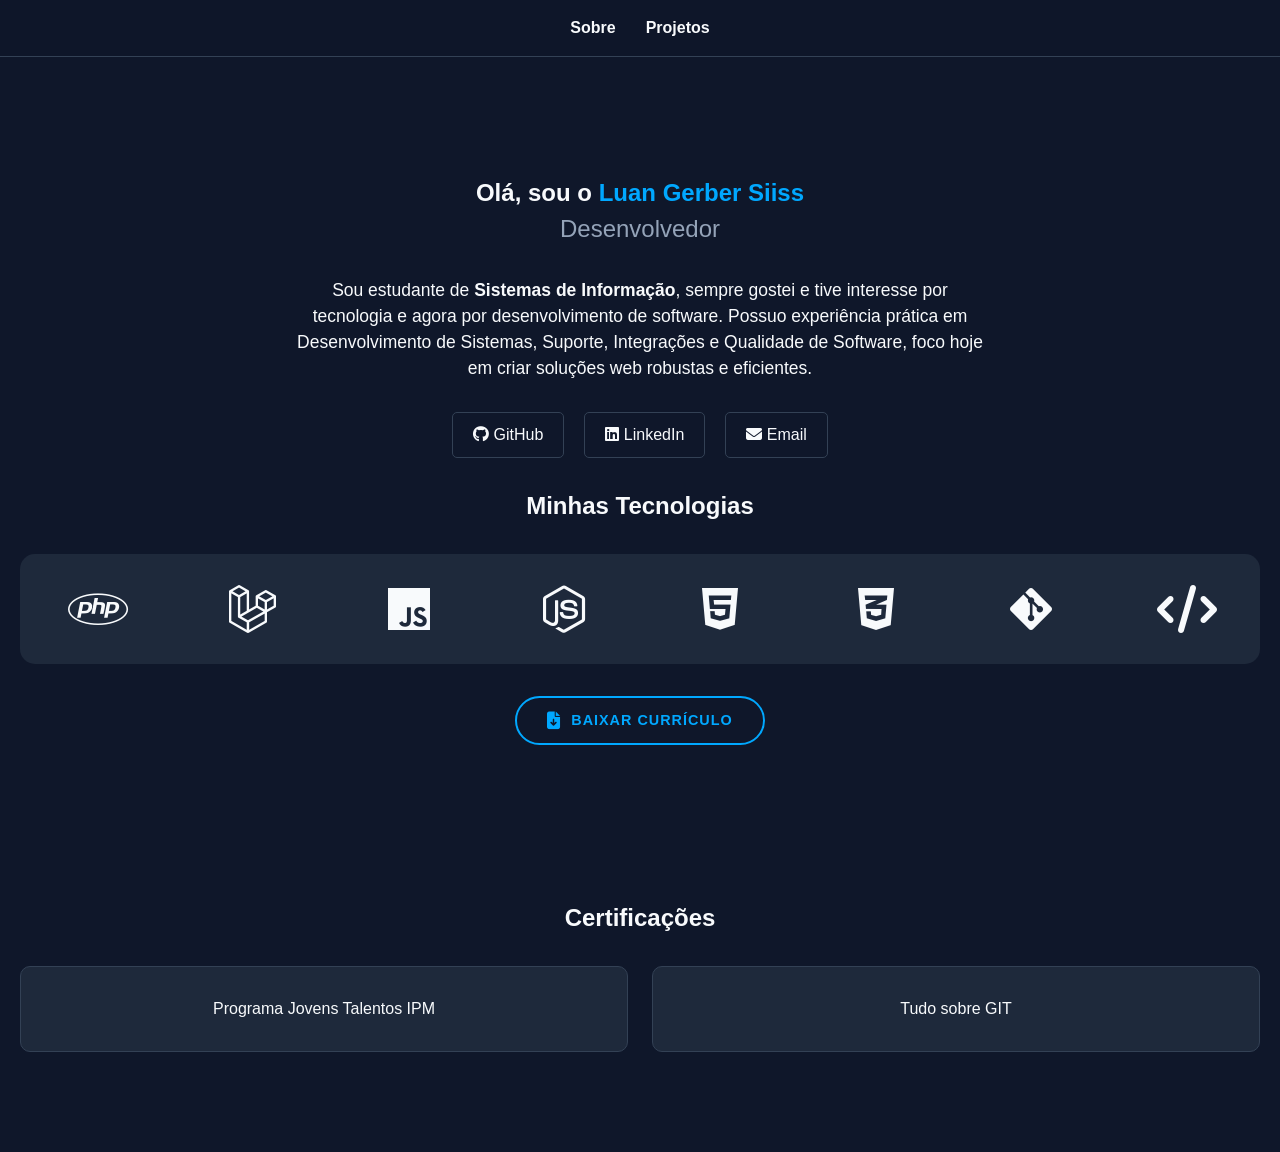
<file: index.html>
<!DOCTYPE html>
<html lang="pt-br">
<head>
    <meta charset="UTF-8">
    <meta name="viewport" content="width=device-width, initial-scale=1.0">
    <title>Luan Gerber Siiss - Portfólio </title>
    <link rel="stylesheet" href="css/index-styles.css">
    <link rel="stylesheet" href="https://cdnjs.cloudflare.com/ajax/libs/font-awesome/6.4.0/css/all.min.css">
</head>
<body>
    <header class="menu">
        <nav>
            <ul>
                <li><a href="index.html">Sobre</a></li>
                <li><a href="projetos.html">Projetos</a></li>
            </ul>
        </nav>
    </header>
    <main class="container">
        <section class="introducao">
            <div class="apresentacao">
                <h1>Olá, sou o <span>Luan Gerber Siiss</span></h1>
                <p class="cargo">Desenvolvedor</p>
            </div>
            <p class="sobre-mim">
                Sou estudante de <strong>Sistemas de Informação</strong>, sempre gostei e tive interesse por tecnologia e agora por desenvolvimento de software.
                Possuo experiência prática em Desenvolvimento de Sistemas, Suporte, Integrações e Qualidade de Software, foco hoje em criar soluções web robustas e eficientes.
            </p>
            <section class="contato">
                <div class="links">
                    <a href="https://github.com/LuanGSiiss" target="_blank"><i class="fab fa-github"></i> GitHub</a>
                    <a href="https://www.linkedin.com/in/luan-gerber-siiss-37b783237" target="_blank"><i class="fab fa-linkedin"></i> LinkedIn</a>
                    <a href="mailto:luangerber666@gmail.com"><i class="fas fa-envelope"></i> Email</a>
                </div>
            </section>
            <div class="tecnologias-secao">
                <h2>Minhas Tecnologias</h2>
                <div class="slider">
                    <div class="slide-seguir">
                        <div class="slide" data-name="PHP"><i class="fab fa-php"></i></div>
                        <div class="slide" data-name="Laravel"><i class="fab fa-laravel"></i></div>
                        <div class="slide" data-name="JavaScript"><i class="fab fa-js"></i></div>
                        <div class="slide" data-name="Node.js"><i class="fab fa-node-js"></i></div>
                        <div class="slide" data-name="HTML5"><i class="fab fa-html5"></i></div>
                        <div class="slide" data-name="CSS3"><i class="fab fa-css3-alt"></i></div>
                        <div class="slide" data-name="Git"><i class="fab fa-git-alt"></i></div>
                        <div class="slide" data-name="SQL"><i class="fa-solid fa-code"></i></div>
                        <div class="slide" data-name="PostgreSQL"><i class="fa-solid fa-database"></i></div>
                        <div class="slide" data-name="PHP"><i class="fab fa-php"></i></div>
                        <div class="slide" data-name="Laravel"><i class="fab fa-laravel"></i></div>
                        <div class="slide" data-name="JavaScript"><i class="fab fa-js"></i></div>
                        <div class="slide" data-name="Node.js"><i class="fab fa-node-js"></i></div>
                        <div class="slide" data-name="HTML5"><i class="fab fa-html5"></i></div>
                        <div class="slide" data-name="CSS3"><i class="fab fa-css3-alt"></i></div>
                        <div class="slide" data-name="Git"><i class="fab fa-git-alt"></i></div>
                        <div class="slide" data-name="SQL"><i class="fa-solid fa-code"></i></div>
                        <div class="slide" data-name="PostgreSQL"><i class="fa-solid fa-database"></i></div>
                    </div>
                </div>
            </div>
            
            <div class="acoes-principais">
                <a href="documentos/Currículo-Luan-Gerber-Siiss.pdf" download="Curriculo_Luan_Gerber_Siiss.pdf" class="botao-cv" target="_blank"><i class="fas fa-file-download"></i> Baixar Currículo</a>
            </div>
        </section>
        <section class="certificados">
            <h2>Certificações</h2>
            <div class="card-grid">
                <div class="card">Programa Jovens Talentos IPM</div>
                <div class="card">Tudo sobre GIT</div>
            </div>
        </section>
    </main>
</body>
</html>
</file>
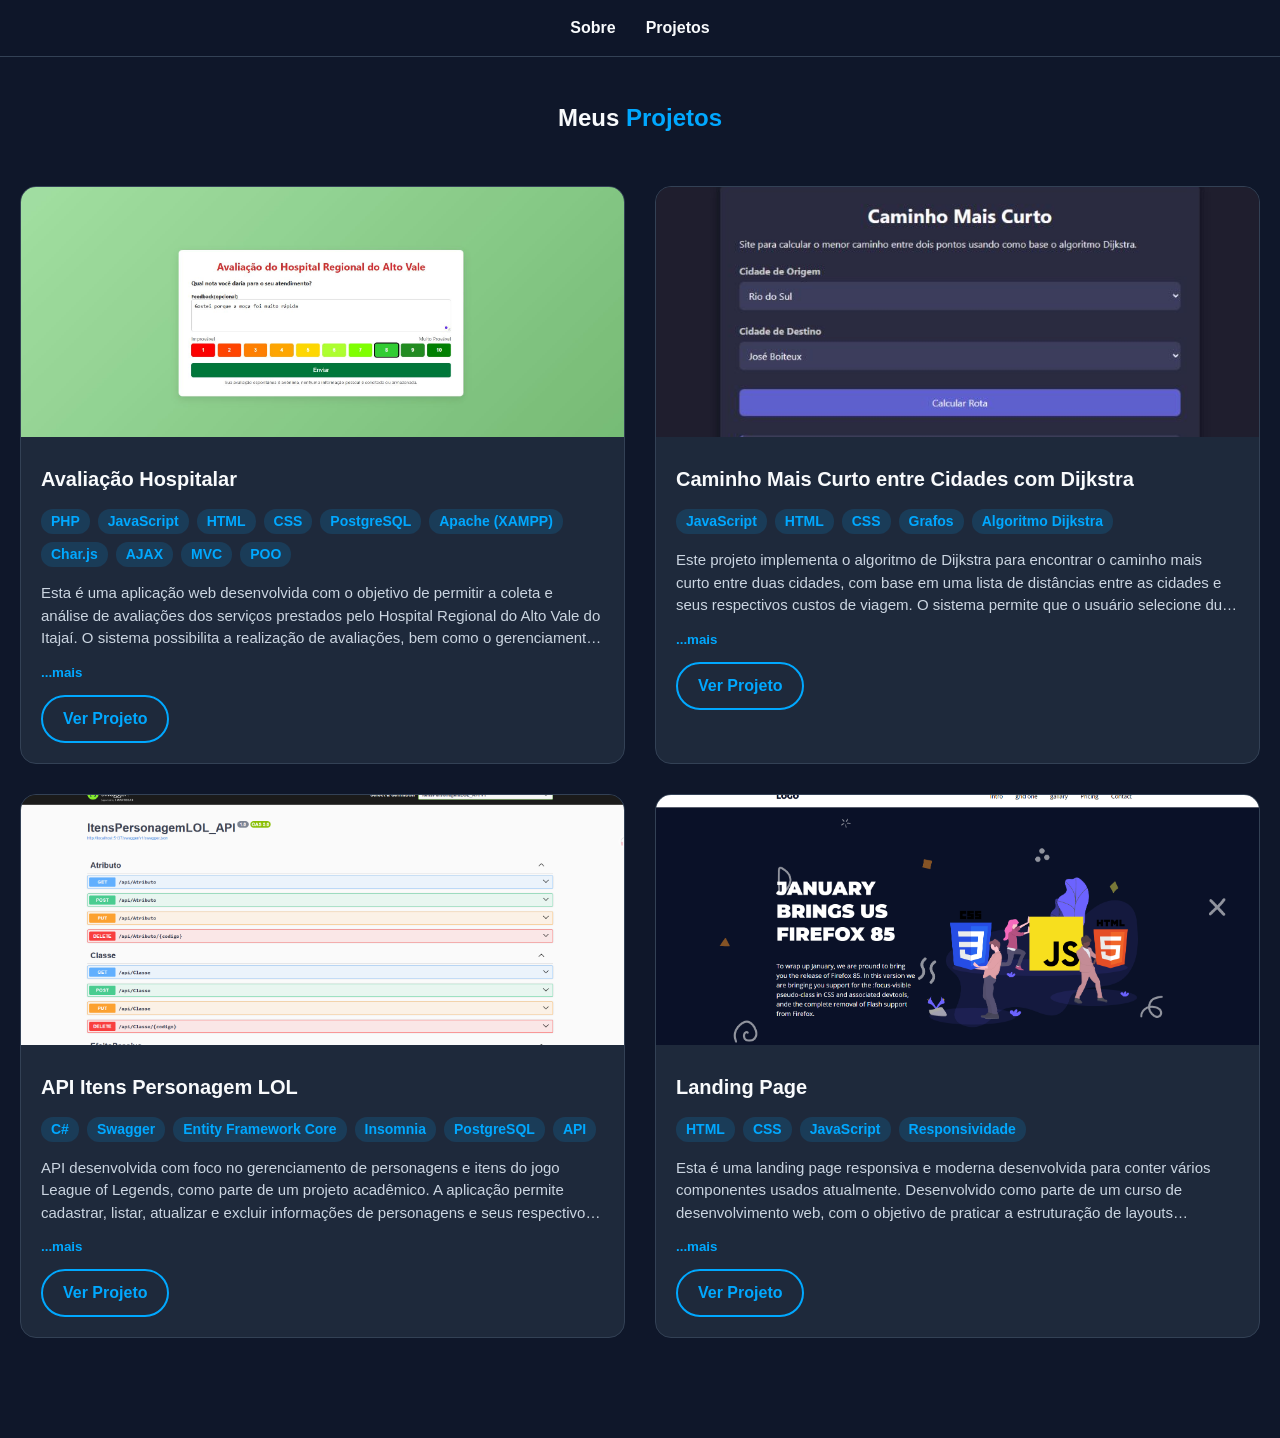
<file: projetos.html>
<!DOCTYPE html>
<html lang="pt-br">
<head>
    <meta charset="UTF-8">
    <meta name="viewport" content="width=device-width, initial-scale=1.0">
    <title>Luan Gerber Siiss - Projetos</title>
    <link rel="stylesheet" href="css/index-styles.css">
    <link rel="stylesheet" href="css/projetos-styles.css">
    <script src="js/projetos.js" defer></script>
</head>
<body>
    <header class="menu">
        <nav>
            <ul>
                <li><a href="index.html">Sobre</a></li>
                <li><a href="projetos.html">Projetos</a></li>
            </ul>
        </nav>
    </header>
    <main class="container">
        <section class="projetos-secao">
            <h1>Meus <span>Projetos</span></h1>

            <div class="grid-projetos">
                <article class="projeto">
                    <div class="projeto-imagem"><img src="img/print-avaliacao-site-hospital.jpg" alt="Sistema de Avaliação Hospitalar"></div>

                    <div class="projeto-conteudo">
                        <h2>Avaliação Hospitalar</h2>
                        <div class="projeto-tags">
                            <span class="tag">PHP</span>
                            <span class="tag">JavaScript</span>
                            <span class="tag">HTML</span>
                            <span class="tag">CSS</span>
                            <span class="tag">PostgreSQL</span>
                            <span class="tag">Apache (XAMPP)</span>
                            <span class="tag">Char.js</span>
                            <span class="tag">AJAX</span>
                            <span class="tag">MVC</span>
                            <span class="tag">POO</span>
                        </div>

                        <p class="projeto-descricao">
                            Esta é uma aplicação web desenvolvida com o objetivo de permitir a coleta e análise de avaliações dos serviços prestados pelo Hospital Regional do Alto Vale do Itajaí. 
                            O sistema possibilita a realização de avaliações, bem como o gerenciamento de perguntas, setores e dispositivos, além de oferecer uma visão mais estratégica por meio de um dashboard com indicadores.<br>
                            Teve como foco o aprendizado prático de PHP, arquitetura MVC e Programação Orientada a Objetos (POO).
                        </p>
                        <button class="botao-mais">...mais</button>
                        <div class="projeto-acessar">
                            <a href="https://github.com/LuanGSiiss/Sistema-Avaliacao-Hospital" target="_blank" class="botao-projeto">Ver Projeto</a>
                        </div>
                    </div>
                </article>
                <article class="projeto">
                    <div class="projeto-imagem"><img src="img/print-site-algoritmo-dijkstra.jpg" alt="Caminho mais curto com Dijkstra"></div>

                    <div class="projeto-conteudo">
                        <h2>Caminho Mais Curto entre Cidades com Dijkstra</h2>

                        <div class="projeto-tags">
                            <span class="tag">JavaScript</span>
                            <span class="tag">HTML</span>
                            <span class="tag">CSS</span>
                            <span class="tag">Grafos</span>
                            <span class="tag">Algoritmo Dijkstra</span>
                        </div>

                        <p class="projeto-descricao">
                            Este projeto implementa o algoritmo de Dijkstra para encontrar o caminho mais curto entre duas cidades, com base em uma lista de distâncias entre as cidades e seus respectivos custos de viagem.
                            O sistema permite que o usuário selecione duas cidades de origem e destino, e, com base nas distâncias entre elas, calcula o caminho mais curto utilizando o algoritmo de Dijkstra. 
                            A interface é baseada em HTML e JavaScript, e o cálculo das rotas é feito de forma eficiente por meio de uma estrutura de dados de grafo.
                        </p>
                        <button class="botao-mais">...mais</button>
                        <div class="projeto-acessar">
                            <a href="https://github.com/LuanGSiiss/Faculdade-program/tree/main/estrutura-de-dados02/grafos%20e%20arvores/algoritmoDijkstra" target="_blank" class="botao-projeto">Ver Projeto</a>
                        </div>
                    </div>
                </article>
                <article class="projeto">
                    <div class="projeto-imagem"><img src="img/print-rodando-api-itens-personagem-lol.png" alt="Sistema de Avaliação Hospitalar"></div>

                    <div class="projeto-conteudo">
                        <h2>API Itens Personagem LOL</h2>
                        <div class="projeto-tags">
                            <span class="tag">C#</span>
                            <span class="tag">Swagger</span>
                            <span class="tag">Entity Framework Core</span>
                            <span class="tag">Insomnia</span>
                            <span class="tag">PostgreSQL</span>
                            <span class="tag">API</span>
                        </div>

                        <p class="projeto-descricao">
                            API desenvolvida com foco no gerenciamento de personagens e itens do jogo League of Legends, como parte de um projeto acadêmico. 
                            A aplicação permite cadastrar, listar, atualizar e excluir informações de personagens e seus respectivos itens, simulando uma estrutura básica de RPG utilizando itens do universo de LoL.
                        </p>
                        <button class="botao-mais">...mais</button>
                        <div class="projeto-acessar">
                            <a href="https://github.com/LuanGSiiss/ItensPersonagemLOL_API" target="_blank" class="botao-projeto">Ver Projeto</a>
                        </div>
                    </div>
                </article>
                <article class="projeto">
                    <div class="projeto-imagem"><img src="img/print-landing-page.png"></div>

                    <div class="projeto-conteudo">
                        <h2>Landing Page</h2>
                        <div class="projeto-tags">
                            <span class="tag">HTML</span>
                            <span class="tag">CSS</span>
                            <span class="tag">JavaScript</span>
                            <span class="tag">Responsividade</span>
                        </div>

                        <p class="projeto-descricao">
                            Esta é uma landing page responsiva e moderna desenvolvida para conter vários componentes usados atualmente.
                            Desenvolvido como parte de um curso de desenvolvimento web, com o objetivo de praticar a estruturação de layouts modernos, estilização avançada com CSS e manipulação básica de formulários com JavaScript.
                        </p>
                        <button class="botao-mais">...mais</button>
                        <div class="projeto-acessar">
                            <a href="https://github.com/LuanGSiiss/landing_page_js" target="_blank" class="botao-projeto">Ver Projeto</a>
                        </div>
                    </div>
                </article>
            </div>
        </section>
    </main>
</body>
</html>
</file>
<file: css/index-styles.css>
* {
    margin: 0;
    padding: 0;
    box-sizing: border-box;
}

body {
    background-color: #0f172a;
    color: #f8fafc;
    font-family: 'Segoe UI', Roboto, sans-serif;
    line-height: 1.5;
}

/* Menu */
.menu {
    position: fixed;
    top: 0;
    width: 100%;
    background: rgba(15, 23, 42, 0.9);
    backdrop-filter: blur(10px);
    z-index: 10;
    padding: 16px 0;
    border-bottom: 1px solid #334155;
}

.menu ul {
    display: flex;
    justify-content: center;
    list-style: none;
    gap: 30px;
}

.menu a {
    text-decoration: none;
    color: #f8fafc;
    font-weight: 600;
    transition: 0.3s;
}

.menu a:hover {
    color: #00a8ff;
}

/* Container Principal*/
.container {
    max-width: 1400px;
    margin: 0 auto;
    padding: 100px 20px;
}

.introducao {
    text-align: center;
    min-height: 80vh;
    display: flex;
    flex-direction: column;
    justify-content: center;
}

h1 span {
    color: #00a8ff;
}

.cargo {
    font-size: 24px;
    color: #94a3b8;
    margin-bottom: 30px;
}

.sobre-mim {
    max-width: 700px;
    margin: 0 auto;
    font-size: 17.5px;
}

/* Contato */
.contato {
    margin: 30px auto;
}

.links {
    display: flex;
    justify-content: center;
    gap: 20px;
}

.links a {
    color: #f8fafc;
    text-decoration: none;
    padding: 10px 20px;
    border: 1px solid #334155;
    border-radius: 5px;
    transition: 0.3s;
}

.links a:hover {
    background: #00a8ff;
    color: #fff;
}

/* Carrossel de Tecnologias */
.tecnologias-secao h2 { 
    margin-bottom: 30px; 
}

.slider {
    background: #1e293b;
    height: 110px;
    margin: auto;
    overflow: hidden;
    position: relative;
    width: 100%;
    border-radius: 15px;
    display: flex;
    align-items: center;
}

.slide-seguir {
    display: flex;
    width: calc(200px * 14); /* Tamanho do item * quantidade total */
    animation: scroll 20s linear infinite;
}

.slide-seguir:hover {
    animation-play-state: paused;
}

.slide {
    width: 200px;
    display: flex;
    flex-direction: column;
    align-items: center;
    justify-content: center;
    font-size: 48px;
    transition: 0.3s;
    position: relative;
}

/* Efeito para mostrar o nome no hover */
.slide::after {
    content: attr(data-name);
    position: absolute;
    top: 95%;
    font-size: 15px;
    opacity: 0;
    transition: 0.3s;
    color: #00a8ff;
}

.slide:hover {
    transform: scale(1.1);
    color: #00a8ff;
}

.slide:hover::after {
    opacity: 1;
}

/* Certificados */
.certificados {
    margin-top: 80px;
    text-align: center;
}

.card-grid {
    display: grid;
    grid-template-columns: repeat(auto-fit, minmax(250px, 1fr));
    gap: 24px;
    margin-top: 30px;
}

.card {
    background: #1e293b;
    padding: 30px;
    border-radius: 10px;
    border: 1px solid #334155;
    transition: 0.3s;
}

.card:hover {
    border-color: #00a8ff;
    transform: translateY(-5px);
}

/* Baixar Curriculo */
.acoes-principais {
    margin-top: 2rem;
    display: flex;
    justify-content: center;
}

.botao-cv {
    display: inline-flex;
    align-items: center;
    gap: 10px;
    padding: 12px 30px;
    background-color: transparent;
    color: #00a8ff;
    border: 2px solid #00a8ff;
    border-radius: 50px; /* Estilo pílula, bem moderno */
    text-decoration: none;
    font-weight: 700;
    text-transform: uppercase;
    font-size: 0.9rem;
    letter-spacing: 1px;
    transition: all 0.3s ease;
}

.botao-cv:hover {
    background-color: #00a8ff;
    color: #0f172a; /* Inverte a cor para o fundo escuro do seu site */
    box-shadow: 0 0 20px rgba(0, 168, 255, 0.4);
    transform: translateY(-3px);
}

.botao-cv i {
    font-size: 1.1rem;
}

@keyframes scroll {
    0% { transform: translateX(0); }
    100% { transform: translateX(calc(-200px * 8)); }
}
</file>
<file: css/projetos-styles.css>
.projetos-secao h1 {
    text-align: center;
    margin-bottom: 50px;
}

.projetos-secao h1 span {
    color: #00a8ff;
}

.grid-projetos {
    display: grid;
    grid-template-columns: repeat(2, 1fr);
    gap: 30px;
}

/* Projeto */
.projeto {
    background: #1e293b;
    border: 1px solid #334155;
    border-radius: 16px;
    overflow: hidden;
    transition: 0.3s ease;
    display: flex;
    flex-direction: column;
}

.projeto:hover {
    border-color: #00a8ff;
    box-shadow: 0 10px 25px rgba(0, 168, 255, 0.2);
}

.projeto-imagem img {
    width: 100%;
    height: 250px;
    object-fit: cover;
    object-position: 50% 20%;
}

/* Conteudo */
.projeto-conteudo {
    padding: 20px;
    display: flex;
    flex-direction: column;
    gap: 15px;
}

.projeto-conteudo h2 {
    font-size: 20px;
}

/* Tags */
.projeto-tags {
    display: flex;
    flex-wrap: wrap;
    gap: 8px;
}

.tag {
    background: rgba(0, 168, 255, 0.15);
    color: #00a8ff;
    padding: 2px 10px;
    border-radius: 12px;
    font-size: 14px;
    font-weight: 600;
}

.projeto-descricao {
    font-size: 15px;
    color: #cbd5e1;
    overflow: hidden;
    display: -webkit-box;
    -webkit-line-clamp: 3;
    -webkit-box-orient: vertical;
    transition: 0.3s ease;
}

.projeto-descricao.expandida {
    -webkit-line-clamp: unset;
}

/* Botão para expandir */
.botao-mais {
    background: none;
    border: none;
    color: #00a8ff;
    font-weight: 600;
    cursor: pointer;
    padding: 0;
    align-self: flex-start;
}

.botao-mais:hover {
    text-decoration: underline;
}

/* Ver Projeto */
.projeto-acessar {
    margin-top: auto;
}

.botao-projeto {
    display: inline-block;
    padding: 10px 20px;
    border-radius: 50px;
    border: 2px solid #00a8ff;
    color: #00a8ff;
    text-decoration: none;
    font-weight: 600;
    transition: 0.3s;
}

.botao-projeto:hover {
    background: #00a8ff;
    color: #0f172a;
}

@media (max-width: 768px) {
    .grid-projetos {
        grid-template-columns: repeat(1, 1fr);
    }
}
</file>
